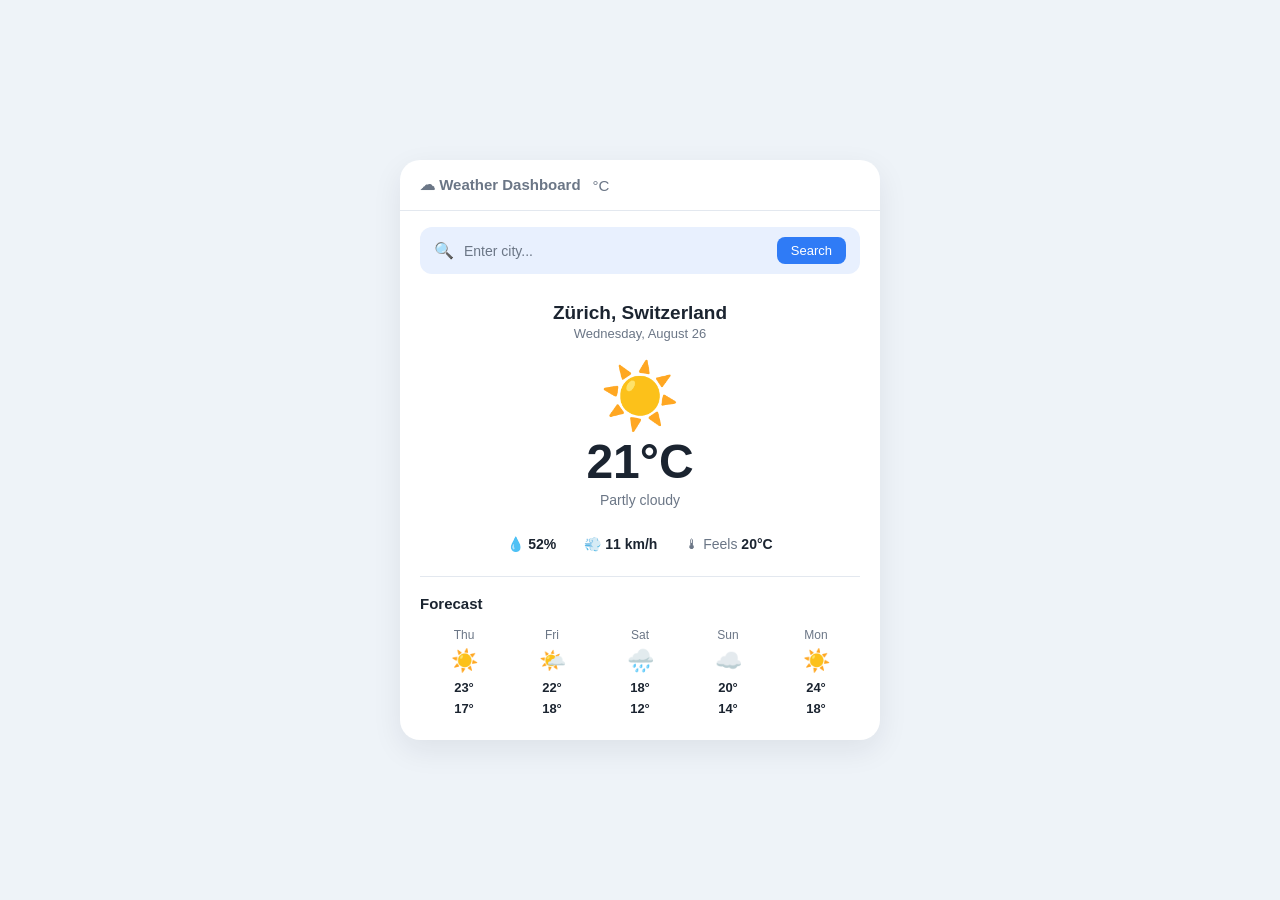
<file: index.html>
<!DOCTYPE html>

<html lang="en">

<head>

  <meta charset="UTF-8">
  <meta name="viewport" content="width=device-width, initial-scale=1.0">
  <title>Weather Dashboard</title>
  <link rel="stylesheet" href="style.css">

</head>

<body>

  <div class="dashboard">
    <div class="topbar">
      <div class="brand">☁ Weather Dashboard <span class="unit">°C</span></div>
    </div>

    <div class="search">
      <div class="search-box">
          🔍
          <input type="text" placeholder="Enter city...">
          <button type="submit">Search</button>
      </div>
    </div>

    <div class="main">
      <div class="city">Zürich, Switzerland</div>
      <div class="date">Wednesday, August 26</div>
      <div class="icon">☀️</div>
      <div class="temp">21°C</div>
      <div class="desc">Partly cloudy</div>
    </div>

    <div class="stats">
      <div>💧 <span>52%</span></div>
      <div>💨 <span>11 km/h</span></div>
      <div>🌡 Feels <span>20°C</span></div>
    </div>

    <hr>

    <div class="forecast-title">Forecast</div>
    <div class="forecast">
      <div class="day">
        <div class="name">Thu</div>
        <div class="icon">☀️</div>
        <div class="temp_max">23°</div>
        <div class="temp_min">17°</div>
      </div>
      <div class="day">
        <div class="name">Fri</div>
        <div class="icon">🌤️</div>
        <div class="temp_max">22°</div>
        <div class="temp_min">18°</div>
      </div>
      <div class="day">
        <div class="name">Sat</div>
        <div class="icon">🌧️</div>
        <div class="temp_max">18°</div>
        <div class="temp_min">12°</div>
      </div>
      <div class="day">
        <div class="name">Sun</div>
        <div class="icon">☁️</div>
        <div class="temp_max">20°</div>
        <div class="temp_min">14°</div>
      </div>
      <div class="day">
        <div class="name">Mon</div>
        <div class="icon">☀️</div>
        <div class="temp_max">24°</div>
        <div class="temp_min">18°</div>
      </div>
    </div>
  </div>

</body>
</html>
</file>
<file: style.css>
:root{
  --bg:#eef3f8;
  --card:#ffffff;
  --ink:#1b2430;
  --muted:#6b7686;
  --accent:#2f7bf6;
  --accent-soft:#e8f0fe;
  --line:#e3e8ef;
}

*{box-sizing:border-box;margin:0;padding:0;}
body{
  font-family: 'Segoe UI', -apple-system, sans-serif;
  background: var(--bg);
  color: var(--ink);
  min-height:100vh;
  display:flex;
  align-items:center;
  justify-content:center;
  padding: 24px;
}

.dashboard{
  width:100%;
  max-width:480px;
  background:var(--card);
  border-radius:20px;
  box-shadow:0 10px 30px rgba(20,30,50,0.08);
  overflow:hidden;
}

.topbar{
  display:flex;
  align-items:center;
  justify-content:space-between;
  padding:16px 20px;
  border-bottom:1px solid var(--line);
}

.topbar .brand{
  display:flex;
  align-items:center;
  gap:8px;
  font-weight:600;
  font-size:15px;
}

.topbar .brand .unit{
  color:var(--muted);
  font-weight:400;
  margin-left:4px;
}

.topbar{
  color:var(--muted);
  font-size:14px;
  cursor:pointer;
}

.search{
  padding:16px 20px 0;
}

.search-box{
  display:flex;
  align-items:center;
  gap:10px;
  background:var(--accent-soft);
  border-radius:12px;
  padding:10px 14px;
}

.search-box input{
  flex:1;
  border:none;
  background:transparent;
  outline:none;
  font-size:14px;
  color:var(--ink);
}

.search-box input::placeholder{color:var(--muted);}

.search-box button{
  border:none;
  background:var(--accent);
  color:#fff;
  padding:6px 14px;
  border-radius:8px;
  font-size:13px;
  cursor:pointer;
}

.main{
  text-align:center;
  padding:28px 20px 8px;
}

.main .city{
  font-size:19px;
  font-weight:600;
}

.main .date{
  color:var(--muted);
  font-size:13px;
  margin-top:2px;
}

.main .icon{
  font-size:64px;
  margin:18px 0 4px;
}

.main .temp{
  font-size:48px;
  font-weight:700;
  line-height:1;
}

.main .desc{
  color:var(--muted);
  font-size:14px;
  margin-top:6px;
}

.stats{
  display:flex;
  justify-content:center;
  gap:28px;
  padding:20px 20px 24px;
  font-size:14px;
  color:var(--muted);
}

.stats span{color:var(--ink); font-weight:600;}
hr{
  border:none;
  border-top:1px solid var(--line);
  margin:0 20px;
}

.forecast-title{
  padding:18px 20px 8px;
  font-size:15px;
  font-weight:600;
}

.forecast{
  display:flex;
  justify-content:space-between;
  padding:8px 20px 24px;
}

.forecast .day{
  text-align:center;
  flex:1;
}

.forecast .day .name{
  font-size:12px;
  color:var(--muted);
  margin-bottom:6px;
}

.forecast .day .icon{
  font-size:22px;
}

.forecast .day .temp_max{
  font-size:13px;
  font-weight:600;
  margin-top:6px;
}

.forecast .day .temp_min{
  font-size:13px;
  font-weight:600;
  margin-top:6px;
}
</file>
